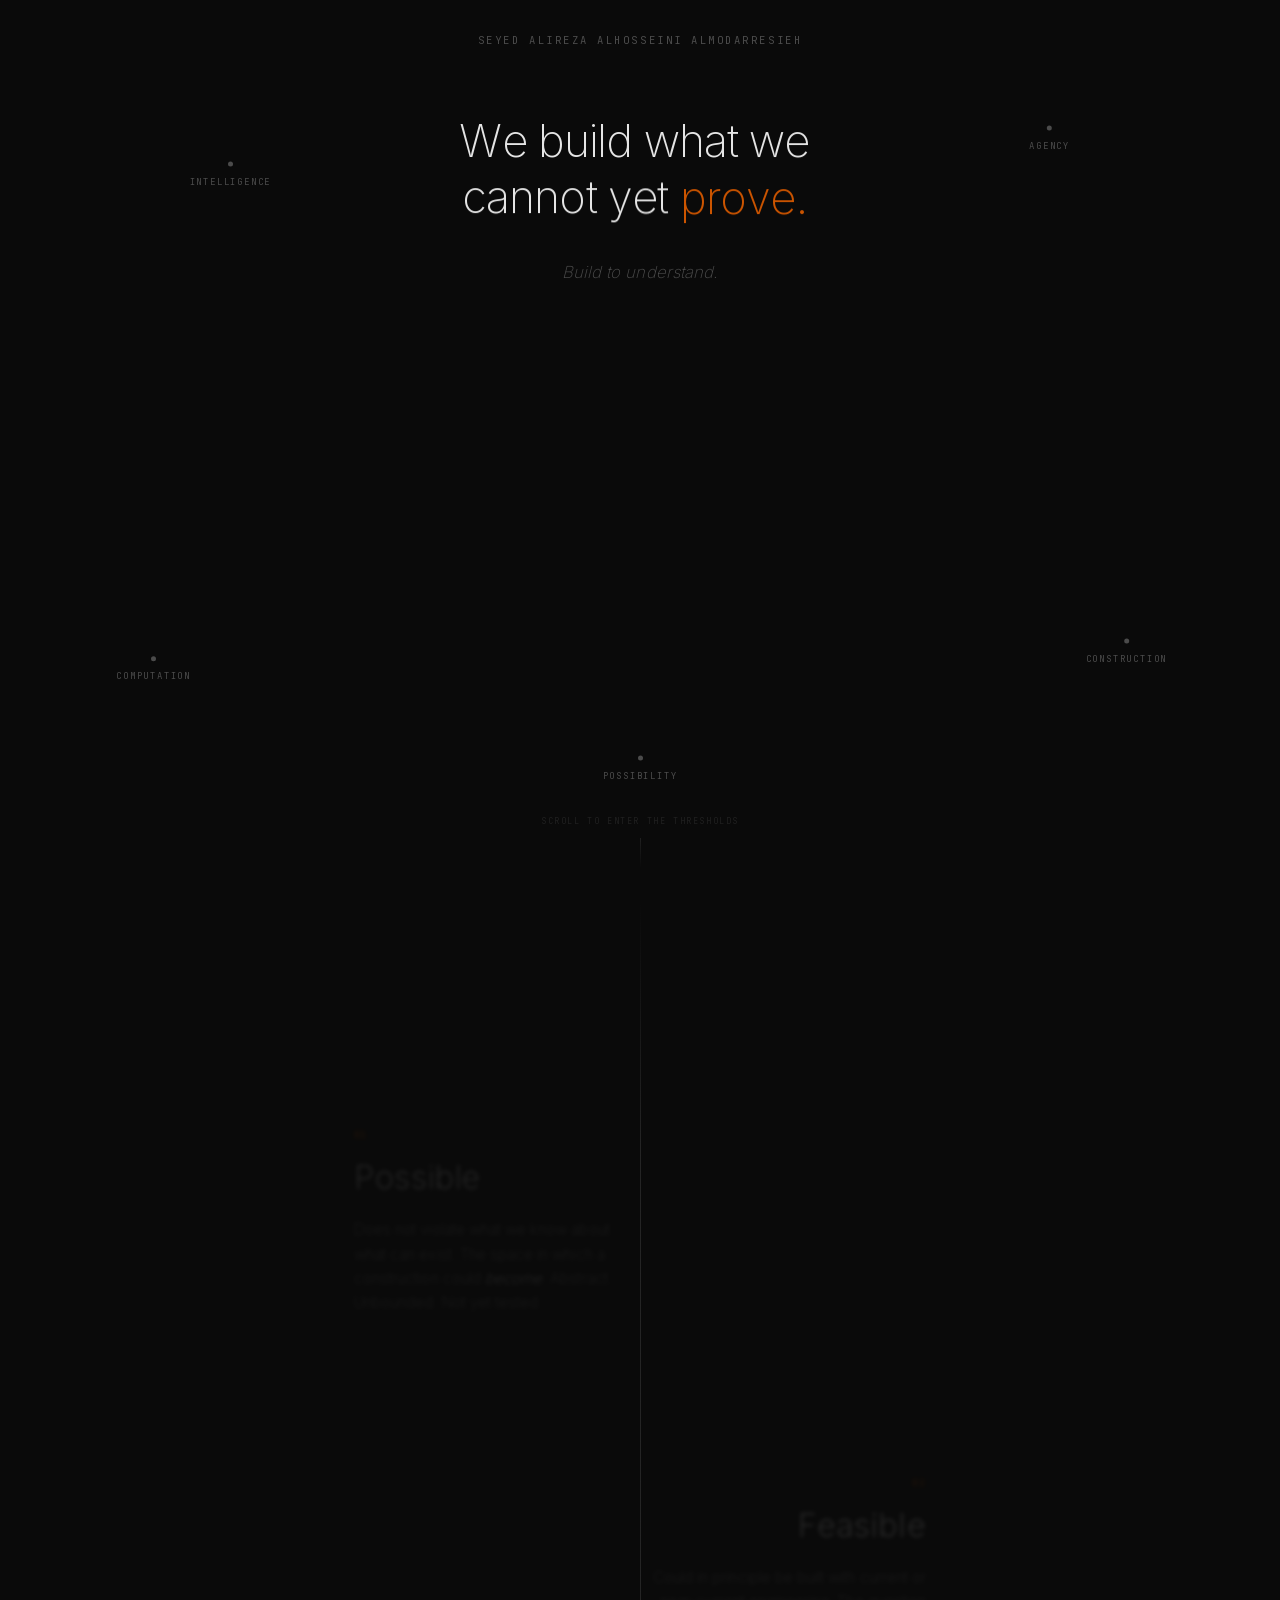
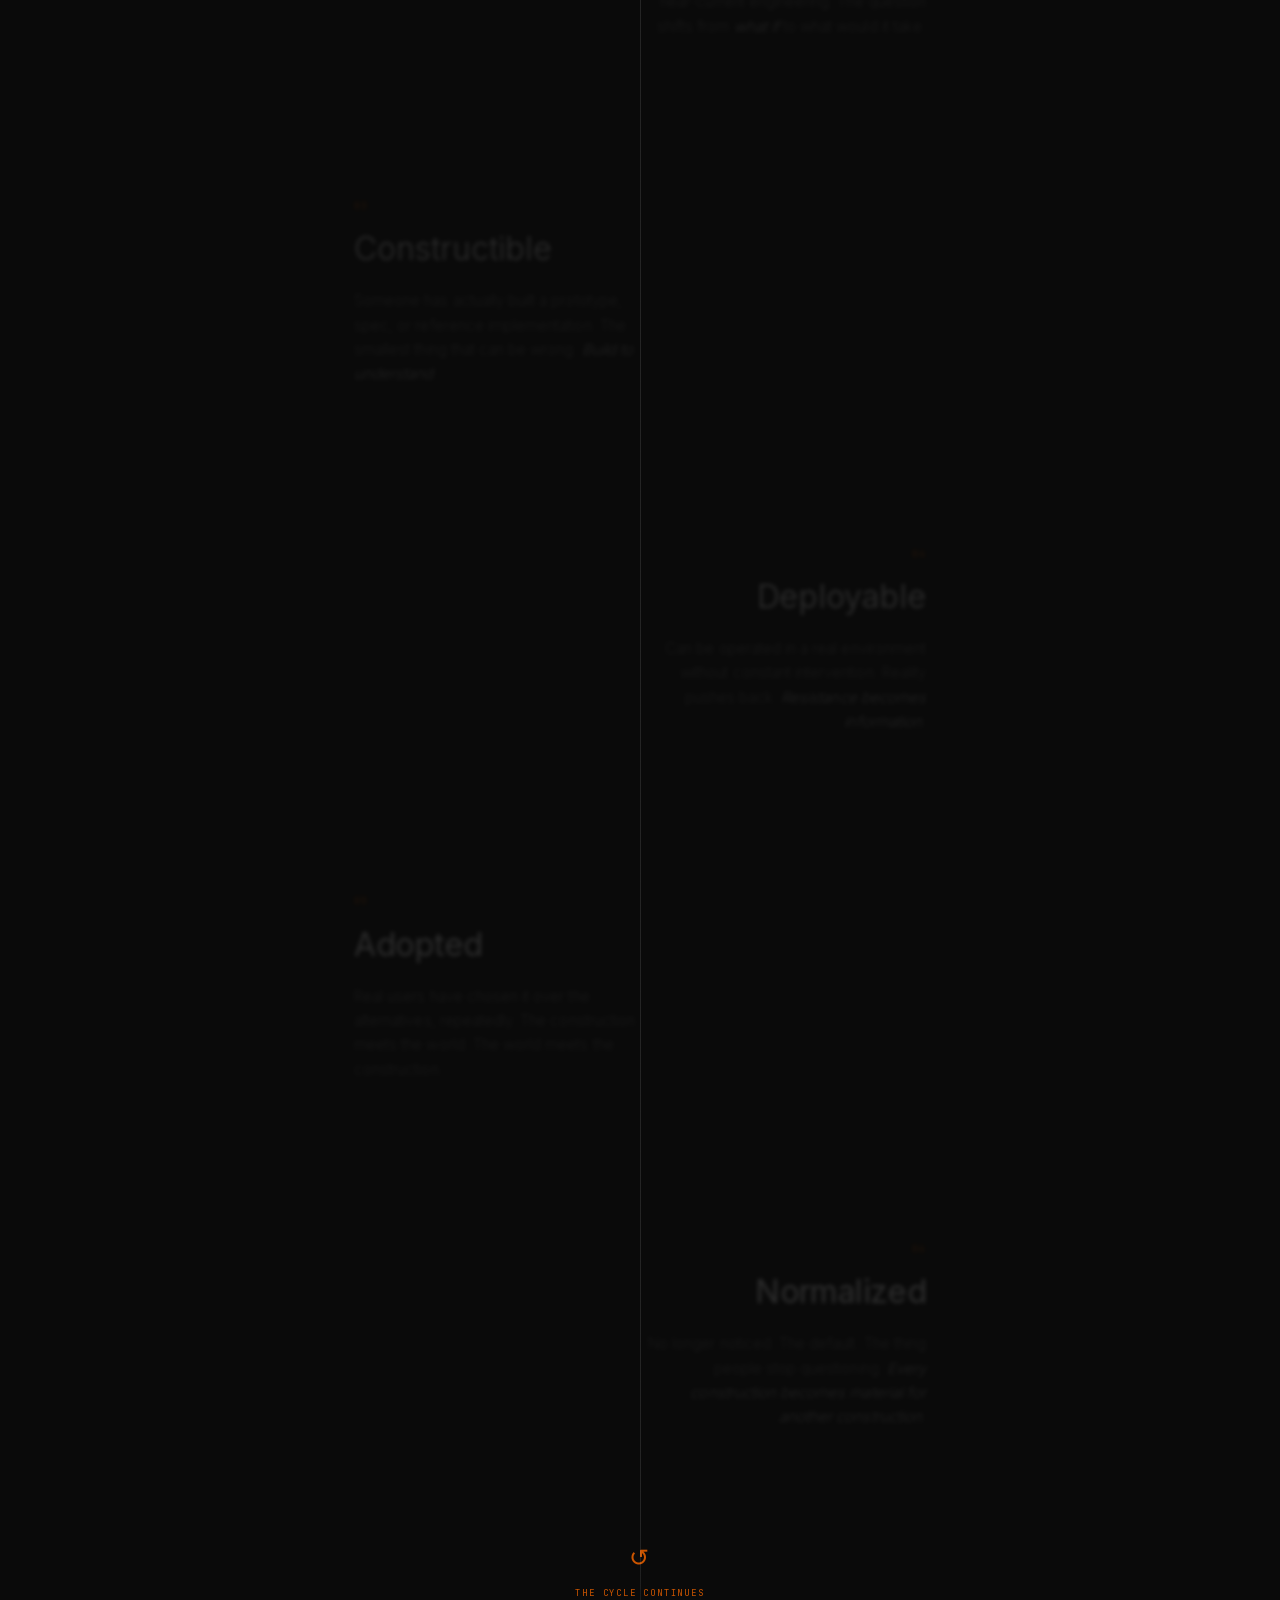
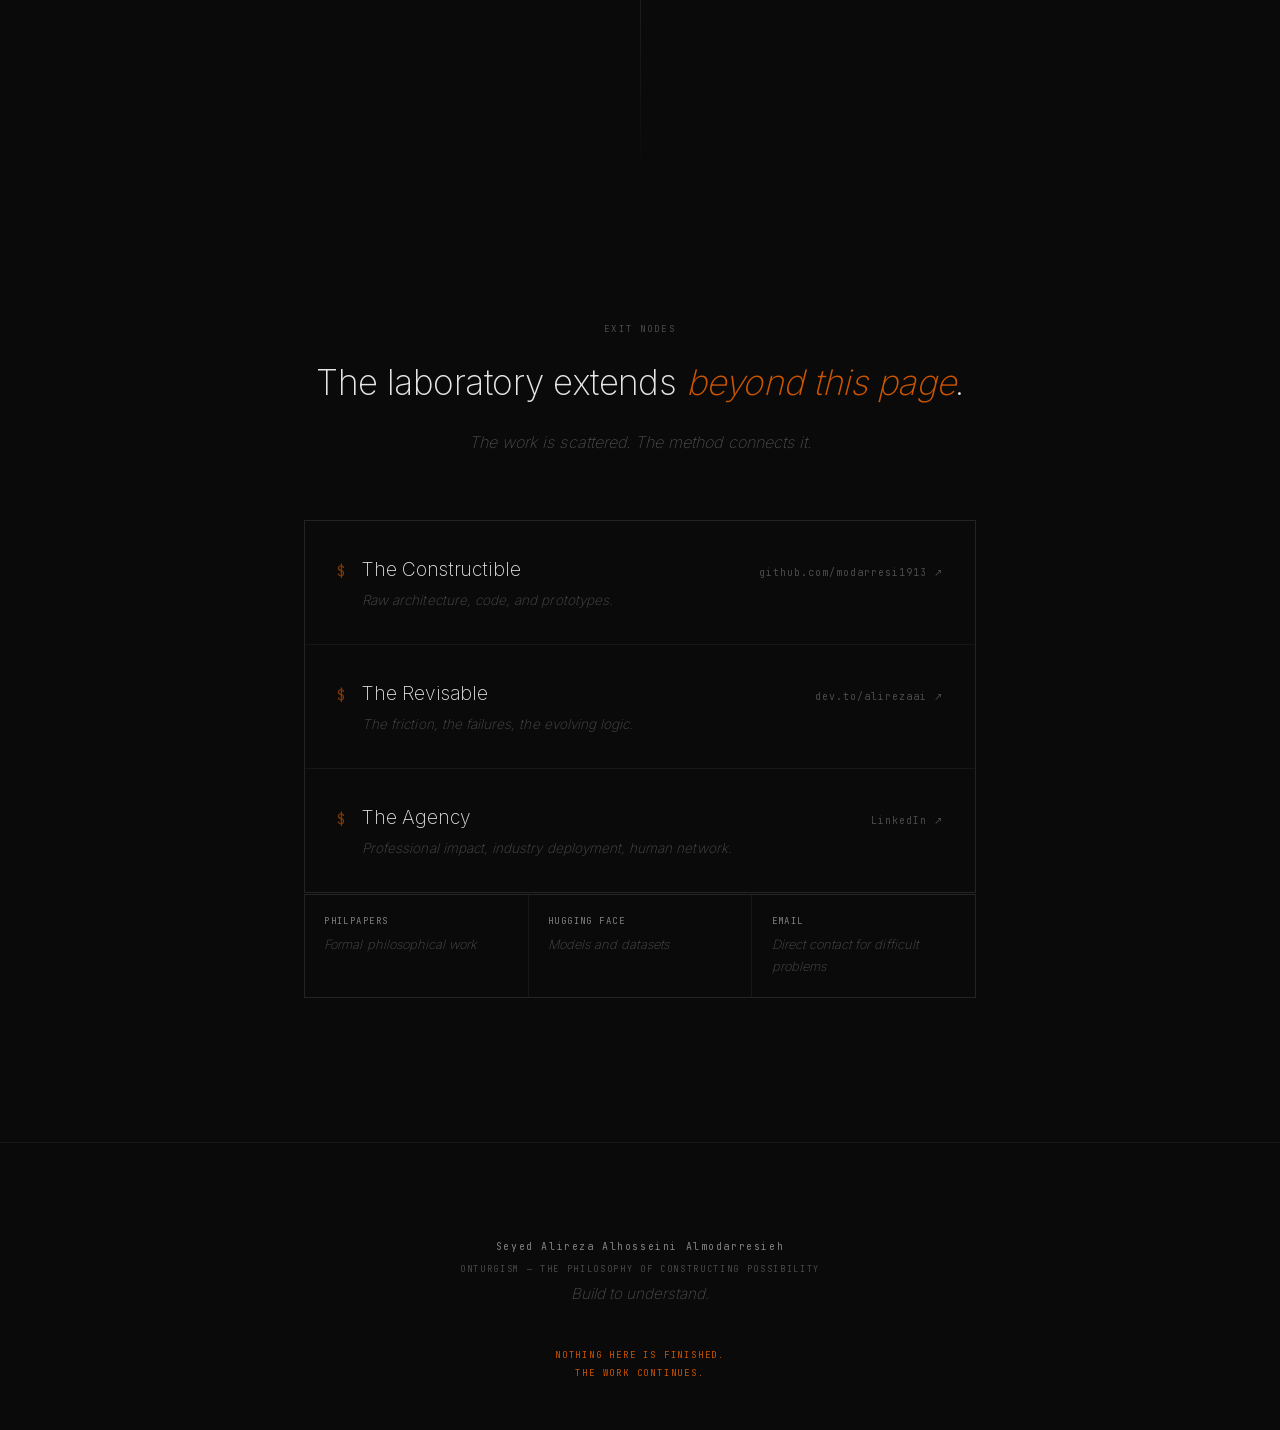
<file: index.html>
<!DOCTYPE html><html lang="en" class="__variable_a32fde __variable_a3cc63"><head><meta charSet="utf-8"/><meta name="viewport" content="width=device-width, initial-scale=1"/><link rel="preload" href="/_next/static/media/558ca1a6aa3cb55e-s.p.woff2" as="font" crossorigin="" type="font/woff2"/><link rel="preload" href="/_next/static/media/e4af272ccee01ff0-s.p.woff2" as="font" crossorigin="" type="font/woff2"/><link rel="stylesheet" href="/_next/static/css/e31d667ce4dcf91e.css" data-precedence="next"/><link rel="preload" as="script" fetchPriority="low" href="/_next/static/chunks/webpack-e077351e09100d46.js"/><script src="/_next/static/chunks/fd9d1056-4a917af64af6b262.js" async=""></script><script src="/_next/static/chunks/23-3599e9e08fef641d.js" async=""></script><script src="/_next/static/chunks/main-app-f34cb756b01b1a64.js" async=""></script><script src="/_next/static/chunks/0-1306d2422d971b0b.js" async=""></script><script src="/_next/static/chunks/app/page-71e431155c81ca81.js" async=""></script><link rel="canonical" href="https://almodarresieh.github.io/"/><link rel="icon" type="image/svg+xml" href="/assets/images/glyph.svg"/><meta name="theme-color" content="#0A0A0A"/><title>Seyed Alireza Alhosseini Almodarresieh — We build what we cannot yet prove</title><meta name="description" content="Onturgism: the philosophy of constructing possibility. An intellectual instrument. We build what we cannot yet prove."/><meta name="author" content="Seyed Alireza Alhosseini Almodarresieh"/><meta name="robots" content="index, follow"/><meta property="og:title" content="We build what we cannot yet prove."/><meta property="og:description" content="Onturgism — the philosophy of constructing possibility."/><meta property="og:url" content="https://almodarresieh.github.io/"/><meta property="og:site_name" content="Almodarresieh"/><meta property="og:type" content="website"/><meta name="twitter:card" content="summary_large_image"/><meta name="twitter:title" content="We build what we cannot yet prove."/><meta name="twitter:description" content="Onturgism — the philosophy of constructing possibility."/><meta name="next-size-adjust"/><script type="application/ld+json">{"@context":"https://schema.org","@type":"Person","name":"Seyed Alireza Alhosseini Almodarresieh","alternateName":"Ali Modarresi","url":"https://almodarresieh.github.io/","email":"mailto:modarresi1913@gmail.com","jobTitle":"Philosopher / Independent Researcher / Builder","description":"Creator of Onturgism (the philosophy of constructing possibility) and Ontacture (build to understand).","knowsAbout":["Onturgism","Ontacture","Constructive philosophy","AI philosophy","AI governance","Post-superintelligence philosophy","Human agency","Constructing possibility"],"sameAs":["https://github.com/modarresi1913","https://dev.to/alirezaai","https://huggingface.co/Alireza1913","https://philpeople.org/profiles/seyed-alireza-alhosseini-almodarresieh","https://www.linkedin.com/in/seyed-alireza-alhosseini-almodarresieh-b86057193/"]}</script><script src="/_next/static/chunks/polyfills-78c92fac7aa8fdd8.js" noModule=""></script></head><body><a class="skip-link" href="#main">Skip to content</a><svg class="kintsugi-layer" aria-hidden="true" xmlns="http://www.w3.org/2000/svg"></svg><main id="main" style="font-variation-settings:&quot;wght&quot; 200, &quot;wdth&quot; 100.0;transition:font-variation-settings 0.4s ease-out"><p class="sr-only">Seyed Alireza Alhosseini Almodarresieh — The Onturgic Gateway. Onturgism: the philosophy of constructing possibility. Ontacture: build to understand. We build what we cannot yet prove.</p><section class="phase-mantra" style="min-height:100vh;display:flex;align-items:center;justify-content:center;position:relative;overflow:hidden"><div class="mantra-parallax" style="width:100%;height:100%;position:absolute;inset:0;transform:none"><div class="coords-orbit" style="position:absolute;inset:0;pointer-events:none"><button class="coord-node" data-coord="intelligence" style="position:absolute;left:18%;top:22%;transform:translate(-50%, -50%);background:transparent;border:none;cursor:pointer;pointer-events:auto;text-align:center;padding:0.5rem;animation:coordFloat 6s ease-in-out infinite;animation-delay:0s" aria-label="Intelligence: Can intelligence be constructed without becoming opaque?"><span style="display:block;width:5px;height:5px;border-radius:50%;background:var(--ink-mute);margin:0 auto 0.5rem;box-shadow:none;transform:scale(1);transition:background 0.5s cubic-bezier(0.16,1,0.3,1), box-shadow 0.5s, transform 0.5s"></span><span style="display:block;font-family:var(--font-jetbrains), monospace;font-size:0.56rem;letter-spacing:0.2em;text-transform:uppercase;color:var(--ink-mute);white-space:nowrap;transition:color 0.5s">Intelligence</span><span style="display:block;font-style:italic;font-size:0.82rem;color:var(--accent);max-width:220px;margin:0.5rem auto 0;opacity:0;transform:translateY(4px);transition:opacity 0.5s, transform 0.5s;pointer-events:none;line-height:1.4">Can intelligence be constructed without becoming opaque?</span></button><button class="coord-node" data-coord="agency" style="position:absolute;left:82%;top:18%;transform:translate(-50%, -50%);background:transparent;border:none;cursor:pointer;pointer-events:auto;text-align:center;padding:0.5rem;animation:coordFloat 6s ease-in-out infinite;animation-delay:0.3s" aria-label="Agency: Can autonomous systems remain contestable?"><span style="display:block;width:5px;height:5px;border-radius:50%;background:var(--ink-mute);margin:0 auto 0.5rem;box-shadow:none;transform:scale(1);transition:background 0.5s cubic-bezier(0.16,1,0.3,1), box-shadow 0.5s, transform 0.5s"></span><span style="display:block;font-family:var(--font-jetbrains), monospace;font-size:0.56rem;letter-spacing:0.2em;text-transform:uppercase;color:var(--ink-mute);white-space:nowrap;transition:color 0.5s">Agency</span><span style="display:block;font-style:italic;font-size:0.82rem;color:var(--accent);max-width:220px;margin:0.5rem auto 0;opacity:0;transform:translateY(4px);transition:opacity 0.5s, transform 0.5s;pointer-events:none;line-height:1.4">Can autonomous systems remain contestable?</span></button><button class="coord-node" data-coord="computation" style="position:absolute;left:12%;top:78%;transform:translate(-50%, -50%);background:transparent;border:none;cursor:pointer;pointer-events:auto;text-align:center;padding:0.5rem;animation:coordFloat 6s ease-in-out infinite;animation-delay:0.6s" aria-label="Computation: What happens when biological matter becomes a computational substrate?"><span style="display:block;width:5px;height:5px;border-radius:50%;background:var(--ink-mute);margin:0 auto 0.5rem;box-shadow:none;transform:scale(1);transition:background 0.5s cubic-bezier(0.16,1,0.3,1), box-shadow 0.5s, transform 0.5s"></span><span style="display:block;font-family:var(--font-jetbrains), monospace;font-size:0.56rem;letter-spacing:0.2em;text-transform:uppercase;color:var(--ink-mute);white-space:nowrap;transition:color 0.5s">Computation</span><span style="display:block;font-style:italic;font-size:0.82rem;color:var(--accent);max-width:220px;margin:0.5rem auto 0;opacity:0;transform:translateY(4px);transition:opacity 0.5s, transform 0.5s;pointer-events:none;line-height:1.4">What happens when biological matter becomes a computational substrate?</span></button><button class="coord-node" data-coord="construction" style="position:absolute;left:88%;top:75%;transform:translate(-50%, -50%);background:transparent;border:none;cursor:pointer;pointer-events:auto;text-align:center;padding:0.5rem;animation:coordFloat 6s ease-in-out infinite;animation-delay:0.9s" aria-label="Construction: What does it mean to construct possibility?"><span style="display:block;width:5px;height:5px;border-radius:50%;background:var(--ink-mute);margin:0 auto 0.5rem;box-shadow:none;transform:scale(1);transition:background 0.5s cubic-bezier(0.16,1,0.3,1), box-shadow 0.5s, transform 0.5s"></span><span style="display:block;font-family:var(--font-jetbrains), monospace;font-size:0.56rem;letter-spacing:0.2em;text-transform:uppercase;color:var(--ink-mute);white-space:nowrap;transition:color 0.5s">Construction</span><span style="display:block;font-style:italic;font-size:0.82rem;color:var(--accent);max-width:220px;margin:0.5rem auto 0;opacity:0;transform:translateY(4px);transition:opacity 0.5s, transform 0.5s;pointer-events:none;line-height:1.4">What does it mean to construct possibility?</span></button><button class="coord-node" data-coord="possibility" style="position:absolute;left:50%;top:88%;transform:translate(-50%, -50%);background:transparent;border:none;cursor:pointer;pointer-events:auto;text-align:center;padding:0.5rem;animation:coordFloat 6s ease-in-out infinite;animation-delay:1.2s" aria-label="Possibility: Can philosophy become a method of construction?"><span style="display:block;width:5px;height:5px;border-radius:50%;background:var(--ink-mute);margin:0 auto 0.5rem;box-shadow:none;transform:scale(1);transition:background 0.5s cubic-bezier(0.16,1,0.3,1), box-shadow 0.5s, transform 0.5s"></span><span style="display:block;font-family:var(--font-jetbrains), monospace;font-size:0.56rem;letter-spacing:0.2em;text-transform:uppercase;color:var(--ink-mute);white-space:nowrap;transition:color 0.5s">Possibility</span><span style="display:block;font-style:italic;font-size:0.82rem;color:var(--accent);max-width:220px;margin:0.5rem auto 0;opacity:0;transform:translateY(4px);transition:opacity 0.5s, transform 0.5s;pointer-events:none;line-height:1.4">Can philosophy become a method of construction?</span></button></div><div class="mantra-center" style="position:relative;z-index:2;text-align:center;padding:2rem"><div style="font-family:var(--font-jetbrains), monospace;font-size:clamp(0.6rem, 0.5rem + 0.2vw, 0.75rem);letter-spacing:0.24em;text-transform:uppercase;color:var(--ink-mute);margin-bottom:clamp(2.5rem, 6vw, 4rem)">Seyed Alireza Alhosseini Almodarresieh</div><h1 class="mantra-text" aria-label="We build what we cannot yet prove" style="font-family:var(--font-inter), sans-serif;font-weight:200;font-size:clamp(1.4rem, 0.8rem + 3vw, 2.8rem);line-height:1.25;letter-spacing:-0.02em;color:var(--ink);max-width:16ch;margin:0 auto"><span class="mantra-word" style="display:inline-block;margin-right:0.25em;color:inherit;opacity:0;will-change:opacity,transform;transform:translateY(8px)">We</span><span class="mantra-word" style="display:inline-block;margin-right:0.25em;color:inherit;opacity:0;will-change:opacity,transform;transform:translateY(8px)">build</span><span class="mantra-word" style="display:inline-block;margin-right:0.25em;color:inherit;opacity:0;will-change:opacity,transform;transform:translateY(8px)">what</span><span class="mantra-word" style="display:inline-block;margin-right:0.25em;color:inherit;opacity:0;will-change:opacity,transform;transform:translateY(8px)">we</span><span class="mantra-word" style="display:inline-block;margin-right:0.25em;color:inherit;opacity:0;will-change:opacity,transform;transform:translateY(8px)">cannot</span><span class="mantra-word" style="display:inline-block;margin-right:0.25em;color:inherit;opacity:0;will-change:opacity,transform;transform:translateY(8px)">yet</span><span class="mantra-word" style="display:inline-block;margin-right:0.25em;color:var(--accent);opacity:0;will-change:opacity,transform;transform:translateY(8px)">prove.</span></h1><div style="font-style:italic;font-size:clamp(0.9rem, 0.8rem + 0.3vw, 1.1rem);color:var(--ink-mute);margin-top:2rem;font-weight:300">Build to understand.</div></div></div><div style="position:absolute;bottom:2rem;left:50%;transform:translateX(-50%);display:flex;flex-direction:column;align-items:center;gap:0.6rem;font-family:var(--font-jetbrains), monospace;font-size:0.5rem;letter-spacing:0.2em;text-transform:uppercase;color:var(--ink-faint)"><span>Scroll to enter the thresholds</span><span style="width:1px;height:30px;background:linear-gradient(to bottom, var(--ink-faint), transparent);animation:scrollPulse 2.5s ease-in-out infinite"></span></div></section><section class="phase-thresholds" style="position:relative;padding-block:clamp(4rem, 10vw, 8rem);max-width:700px;margin-inline:auto;padding-inline:clamp(1.5rem, 5vw, 4rem)"><div aria-hidden="true" style="position:absolute;left:50%;top:0;bottom:0;width:1px;background:linear-gradient(to bottom, transparent, var(--line-mid) 10%, var(--line-mid) 90%, transparent)"></div><div data-stage="0" style="padding-block:clamp(3rem, 7vw, 5rem);position:relative;opacity:0.15;filter:blur(2px);transform:translateY(20px);transition:opacity 0.8s cubic-bezier(0.16,1,0.3,1), transform 0.8s cubic-bezier(0.16,1,0.3,1), filter 0.8s cubic-bezier(0.16,1,0.3,1);text-align:left;padding-left:0;padding-right:50%"><span style="font-family:var(--font-jetbrains), monospace;font-size:0.56rem;letter-spacing:0.24em;color:var(--accent);display:block;margin-bottom:0.5rem">01</span><h2 style="font-family:var(--font-inter), sans-serif;font-weight:200;font-size:clamp(1.4rem, 1rem + 1.5vw, 2rem);letter-spacing:0.02em;color:var(--ink);margin-bottom:0.8rem;font-variation-settings:&quot;wght&quot; 200">Possible</h2><p style="font-family:var(--font-inter), sans-serif;font-size:0.95rem;color:var(--ink-soft);line-height:1.6;font-weight:300">Does not violate what we know about what can exist. The space in which a construction could <em style="font-style:italic;color:var(--ink)">become</em>. Abstract. Unbounded. Not yet tested.</p></div><div data-stage="1" style="padding-block:clamp(3rem, 7vw, 5rem);position:relative;opacity:0.15;filter:blur(2px);transform:translateY(20px);transition:opacity 0.8s cubic-bezier(0.16,1,0.3,1), transform 0.8s cubic-bezier(0.16,1,0.3,1), filter 0.8s cubic-bezier(0.16,1,0.3,1);text-align:right;padding-left:50%;padding-right:0"><span style="font-family:var(--font-jetbrains), monospace;font-size:0.56rem;letter-spacing:0.24em;color:var(--accent);display:block;margin-bottom:0.5rem">02</span><h2 style="font-family:var(--font-inter), sans-serif;font-weight:250;font-size:clamp(1.4rem, 1rem + 1.5vw, 2rem);letter-spacing:0.01em;color:var(--ink);margin-bottom:0.8rem;font-variation-settings:&quot;wght&quot; 250">Feasible</h2><p style="font-family:var(--font-inter), sans-serif;font-size:0.95rem;color:var(--ink-soft);line-height:1.6;font-weight:300">Could in principle be built with current or near-current engineering. The question shifts from <em style="font-style:italic;color:var(--ink)">what if</em> to what would it take.</p></div><div data-stage="2" style="padding-block:clamp(3rem, 7vw, 5rem);position:relative;opacity:0.15;filter:blur(2px);transform:translateY(20px);transition:opacity 0.8s cubic-bezier(0.16,1,0.3,1), transform 0.8s cubic-bezier(0.16,1,0.3,1), filter 0.8s cubic-bezier(0.16,1,0.3,1);text-align:left;padding-left:0;padding-right:50%"><span style="font-family:var(--font-jetbrains), monospace;font-size:0.56rem;letter-spacing:0.24em;color:var(--accent);display:block;margin-bottom:0.5rem">03</span><h2 style="font-family:var(--font-inter), sans-serif;font-weight:300;font-size:clamp(1.4rem, 1rem + 1.5vw, 2rem);letter-spacing:0;color:var(--ink);margin-bottom:0.8rem;font-variation-settings:&quot;wght&quot; 300">Constructible</h2><p style="font-family:var(--font-inter), sans-serif;font-size:0.95rem;color:var(--ink-soft);line-height:1.6;font-weight:300">Someone has actually built a prototype, spec, or reference implementation. The smallest thing that can be wrong. <em style="font-style:italic;color:var(--ink)">Build to understand</em>.</p></div><div data-stage="3" style="padding-block:clamp(3rem, 7vw, 5rem);position:relative;opacity:0.15;filter:blur(2px);transform:translateY(20px);transition:opacity 0.8s cubic-bezier(0.16,1,0.3,1), transform 0.8s cubic-bezier(0.16,1,0.3,1), filter 0.8s cubic-bezier(0.16,1,0.3,1);text-align:right;padding-left:50%;padding-right:0"><span style="font-family:var(--font-jetbrains), monospace;font-size:0.56rem;letter-spacing:0.24em;color:var(--accent);display:block;margin-bottom:0.5rem">04</span><h2 style="font-family:var(--font-inter), sans-serif;font-weight:350;font-size:clamp(1.4rem, 1rem + 1.5vw, 2rem);letter-spacing:-0.005em;color:var(--ink);margin-bottom:0.8rem;font-variation-settings:&quot;wght&quot; 350">Deployable</h2><p style="font-family:var(--font-inter), sans-serif;font-size:0.95rem;color:var(--ink-soft);line-height:1.6;font-weight:300">Can be operated in a real environment without constant intervention. Reality pushes back. <em style="font-style:italic;color:var(--ink)">Resistance becomes information</em>.</p></div><div data-stage="4" style="padding-block:clamp(3rem, 7vw, 5rem);position:relative;opacity:0.15;filter:blur(2px);transform:translateY(20px);transition:opacity 0.8s cubic-bezier(0.16,1,0.3,1), transform 0.8s cubic-bezier(0.16,1,0.3,1), filter 0.8s cubic-bezier(0.16,1,0.3,1);text-align:left;padding-left:0;padding-right:50%"><span style="font-family:var(--font-jetbrains), monospace;font-size:0.56rem;letter-spacing:0.24em;color:var(--accent);display:block;margin-bottom:0.5rem">05</span><h2 style="font-family:var(--font-inter), sans-serif;font-weight:400;font-size:clamp(1.4rem, 1rem + 1.5vw, 2rem);letter-spacing:-0.01em;color:var(--ink);margin-bottom:0.8rem;font-variation-settings:&quot;wght&quot; 400">Adopted</h2><p style="font-family:var(--font-inter), sans-serif;font-size:0.95rem;color:var(--ink-soft);line-height:1.6;font-weight:300">Real users have chosen it over the alternatives, repeatedly. The construction meets the world. The world meets the construction.</p></div><div data-stage="5" style="padding-block:clamp(3rem, 7vw, 5rem);position:relative;opacity:0.15;filter:blur(2px);transform:translateY(20px);transition:opacity 0.8s cubic-bezier(0.16,1,0.3,1), transform 0.8s cubic-bezier(0.16,1,0.3,1), filter 0.8s cubic-bezier(0.16,1,0.3,1);text-align:right;padding-left:50%;padding-right:0"><span style="font-family:var(--font-jetbrains), monospace;font-size:0.56rem;letter-spacing:0.24em;color:var(--accent);display:block;margin-bottom:0.5rem">06</span><h2 style="font-family:var(--font-inter), sans-serif;font-weight:450;font-size:clamp(1.4rem, 1rem + 1.5vw, 2rem);letter-spacing:-0.02em;color:var(--ink);margin-bottom:0.8rem;font-variation-settings:&quot;wght&quot; 450">Normalized</h2><p style="font-family:var(--font-inter), sans-serif;font-size:0.95rem;color:var(--ink-soft);line-height:1.6;font-weight:300">No longer noticed. The default. The thing people stop questioning. <em style="font-style:italic;color:var(--ink)">Every construction becomes material for another construction</em>.</p></div><div style="text-align:center;padding-block:3rem;font-family:var(--font-jetbrains), monospace;font-size:0.56rem;letter-spacing:0.2em;text-transform:uppercase;color:var(--accent);display:flex;flex-direction:column;align-items:center;gap:0.5rem"><span style="font-size:1.5rem">↺</span><span>The cycle continues</span></div></section><section class="phase-exits" style="padding-block:clamp(5rem, 12vw, 9rem);max-width:800px;margin-inline:auto;padding-inline:clamp(1.5rem, 5vw, 4rem)"><div style="text-align:center;margin-bottom:4rem"><span style="font-family:var(--font-jetbrains), monospace;font-size:0.56rem;letter-spacing:0.24em;text-transform:uppercase;color:var(--ink-mute);display:block;margin-bottom:1rem">Exit nodes</span><h2 style="font-family:var(--font-inter), sans-serif;font-weight:300;font-size:clamp(1.5rem, 1.2rem + 1.5vw, 2.2rem);letter-spacing:-0.015em;color:var(--ink);margin-bottom:1rem">The laboratory extends<!-- --> <em style="font-style:italic;color:var(--accent)">beyond this page</em>.</h2><p style="font-style:italic;font-size:1rem;color:var(--ink-mute)">The work is scattered. The method connects it.</p></div><div style="display:grid;gap:1px;background:var(--line);border:1px solid var(--line)"><a href="https://github.com/modarresi1913" rel="noopener" data-exit="github" style="display:grid;grid-template-columns:auto 1fr auto;gap:1rem;align-items:baseline;padding:clamp(1.4rem, 3vw, 2rem);background:var(--bg);padding-left:clamp(1.4rem, 3vw, 2rem);transition:background 0.5s cubic-bezier(0.16,1,0.3,1), padding-left 0.5s;cursor:pointer;position:relative"><span style="font-family:var(--font-jetbrains), monospace;font-size:0.9rem;color:var(--accent);opacity:0.6">$</span><div><span style="font-family:var(--font-inter), sans-serif;font-weight:400;font-size:clamp(1rem, 0.9rem + 0.4vw, 1.2rem);color:var(--ink);letter-spacing:-0.003em;display:block">The Constructible</span><span style="font-style:italic;font-size:0.85rem;color:var(--ink-mute);display:block;margin-top:0.2rem">Raw architecture, code, and prototypes.</span></div><span style="font-family:var(--font-jetbrains), monospace;font-size:0.62rem;letter-spacing:0.1em;color:var(--ink-mute);white-space:nowrap;transition:color 0.5s">github.com/modarresi1913 ↗</span></a><a href="https://dev.to/alirezaai" rel="noopener" data-exit="devto" style="display:grid;grid-template-columns:auto 1fr auto;gap:1rem;align-items:baseline;padding:clamp(1.4rem, 3vw, 2rem);background:var(--bg);padding-left:clamp(1.4rem, 3vw, 2rem);transition:background 0.5s cubic-bezier(0.16,1,0.3,1), padding-left 0.5s;cursor:pointer;position:relative"><span style="font-family:var(--font-jetbrains), monospace;font-size:0.9rem;color:var(--accent);opacity:0.6">$</span><div><span style="font-family:var(--font-inter), sans-serif;font-weight:400;font-size:clamp(1rem, 0.9rem + 0.4vw, 1.2rem);color:var(--ink);letter-spacing:-0.003em;display:block">The Revisable</span><span style="font-style:italic;font-size:0.85rem;color:var(--ink-mute);display:block;margin-top:0.2rem">The friction, the failures, the evolving logic.</span></div><span style="font-family:var(--font-jetbrains), monospace;font-size:0.62rem;letter-spacing:0.1em;color:var(--ink-mute);white-space:nowrap;transition:color 0.5s">dev.to/alirezaai ↗</span></a><a href="https://www.linkedin.com/in/seyed-alireza-alhosseini-almodarresieh-b86057193/" rel="noopener" data-exit="linkedin" style="display:grid;grid-template-columns:auto 1fr auto;gap:1rem;align-items:baseline;padding:clamp(1.4rem, 3vw, 2rem);background:var(--bg);padding-left:clamp(1.4rem, 3vw, 2rem);transition:background 0.5s cubic-bezier(0.16,1,0.3,1), padding-left 0.5s;cursor:pointer;position:relative"><span style="font-family:var(--font-jetbrains), monospace;font-size:0.9rem;color:var(--accent);opacity:0.6">$</span><div><span style="font-family:var(--font-inter), sans-serif;font-weight:400;font-size:clamp(1rem, 0.9rem + 0.4vw, 1.2rem);color:var(--ink);letter-spacing:-0.003em;display:block">The Agency</span><span style="font-style:italic;font-size:0.85rem;color:var(--ink-mute);display:block;margin-top:0.2rem">Professional impact, industry deployment, human network.</span></div><span style="font-family:var(--font-jetbrains), monospace;font-size:0.62rem;letter-spacing:0.1em;color:var(--ink-mute);white-space:nowrap;transition:color 0.5s">LinkedIn ↗</span></a></div><div style="display:grid;grid-template-columns:repeat(auto-fit, minmax(180px, 1fr));gap:1px;background:var(--line);border:1px solid var(--line);margin-top:1px"><a href="https://philpeople.org/profiles/seyed-alireza-alhosseini-almodarresieh/publications" rel="noopener" style="display:block;padding:1.2rem;background:var(--bg);transition:background 0.5s"><span style="display:block;font-family:var(--font-jetbrains), monospace;font-size:0.56rem;letter-spacing:0.16em;text-transform:uppercase;color:var(--ink-soft);margin-bottom:0.3rem">PhilPapers</span><span style="display:block;font-style:italic;font-size:0.8rem;color:var(--ink-mute)">Formal philosophical work</span></a><a href="https://huggingface.co/Alireza1913" rel="noopener" style="display:block;padding:1.2rem;background:var(--bg);transition:background 0.5s"><span style="display:block;font-family:var(--font-jetbrains), monospace;font-size:0.56rem;letter-spacing:0.16em;text-transform:uppercase;color:var(--ink-soft);margin-bottom:0.3rem">Hugging Face</span><span style="display:block;font-style:italic;font-size:0.8rem;color:var(--ink-mute)">Models and datasets</span></a><a href="mailto:modarresi1913@gmail.com" rel="noopener" style="display:block;padding:1.2rem;background:var(--bg);transition:background 0.5s"><span style="display:block;font-family:var(--font-jetbrains), monospace;font-size:0.56rem;letter-spacing:0.16em;text-transform:uppercase;color:var(--ink-soft);margin-bottom:0.3rem">Email</span><span style="display:block;font-style:italic;font-size:0.8rem;color:var(--ink-mute)">Direct contact for difficult problems</span></a></div></section><footer style="text-align:center;padding-block:clamp(4rem, 8vw, 6rem) 3rem;border-top:1px solid var(--line)"><div style="font-family:var(--font-jetbrains), monospace;font-size:0.62rem;letter-spacing:0.16em;color:var(--ink-soft);margin-bottom:0.4rem">Seyed Alireza Alhosseini Almodarresieh</div><div style="font-family:var(--font-jetbrains), monospace;font-size:0.52rem;letter-spacing:0.2em;text-transform:uppercase;color:var(--ink-mute);margin-bottom:0.3rem">Onturgism — The Philosophy of Constructing Possibility</div><div style="font-style:italic;font-size:0.95rem;color:var(--ink-mute);margin-bottom:2.5rem">Build to understand.</div><div style="font-family:var(--font-jetbrains), monospace;font-size:0.56rem;letter-spacing:0.2em;text-transform:uppercase;color:var(--accent);line-height:2">Nothing here is finished.<br/>The work continues.</div></footer></main><script src="/_next/static/chunks/webpack-e077351e09100d46.js" async=""></script><script>(self.__next_f=self.__next_f||[]).push([0]);self.__next_f.push([2,null])</script><script>self.__next_f.push([1,"1:HL[\"/_next/static/media/558ca1a6aa3cb55e-s.p.woff2\",\"font\",{\"crossOrigin\":\"\",\"type\":\"font/woff2\"}]\n2:HL[\"/_next/static/media/e4af272ccee01ff0-s.p.woff2\",\"font\",{\"crossOrigin\":\"\",\"type\":\"font/woff2\"}]\n3:HL[\"/_next/static/css/e31d667ce4dcf91e.css\",\"style\"]\n"])</script><script>self.__next_f.push([1,"4:I[5751,[],\"\"]\n6:I[6513,[],\"ClientPageRoot\"]\n7:I[7051,[\"0\",\"static/chunks/0-1306d2422d971b0b.js\",\"931\",\"static/chunks/app/page-71e431155c81ca81.js\"],\"default\"]\n8:I[9275,[],\"\"]\n9:I[1343,[],\"\"]\nb:I[6130,[],\"\"]\nc:[]\n"])</script><script>self.__next_f.push([1,"0:[[[\"$\",\"link\",\"0\",{\"rel\":\"stylesheet\",\"href\":\"/_next/static/css/e31d667ce4dcf91e.css\",\"precedence\":\"next\",\"crossOrigin\":\"$undefined\"}]],[\"$\",\"$L4\",null,{\"buildId\":\"td2qwAsq4q4RNELaXPhnA\",\"assetPrefix\":\"\",\"initialCanonicalUrl\":\"/\",\"initialTree\":[\"\",{\"children\":[\"__PAGE__\",{}]},\"$undefined\",\"$undefined\",true],\"initialSeedData\":[\"\",{\"children\":[\"__PAGE__\",{},[[\"$L5\",[\"$\",\"$L6\",null,{\"props\":{\"params\":{},\"searchParams\":{}},\"Component\":\"$7\"}]],null],null]},[[\"$\",\"html\",null,{\"lang\":\"en\",\"className\":\"__variable_a32fde __variable_a3cc63\",\"children\":[[\"$\",\"head\",null,{\"children\":[[\"$\",\"link\",null,{\"rel\":\"canonical\",\"href\":\"https://almodarresieh.github.io/\"}],[\"$\",\"link\",null,{\"rel\":\"icon\",\"type\":\"image/svg+xml\",\"href\":\"/assets/images/glyph.svg\"}],[\"$\",\"meta\",null,{\"name\":\"theme-color\",\"content\":\"#0A0A0A\"}],[\"$\",\"script\",null,{\"type\":\"application/ld+json\",\"dangerouslySetInnerHTML\":{\"__html\":\"{\\\"@context\\\":\\\"https://schema.org\\\",\\\"@type\\\":\\\"Person\\\",\\\"name\\\":\\\"Seyed Alireza Alhosseini Almodarresieh\\\",\\\"alternateName\\\":\\\"Ali Modarresi\\\",\\\"url\\\":\\\"https://almodarresieh.github.io/\\\",\\\"email\\\":\\\"mailto:modarresi1913@gmail.com\\\",\\\"jobTitle\\\":\\\"Philosopher / Independent Researcher / Builder\\\",\\\"description\\\":\\\"Creator of Onturgism (the philosophy of constructing possibility) and Ontacture (build to understand).\\\",\\\"knowsAbout\\\":[\\\"Onturgism\\\",\\\"Ontacture\\\",\\\"Constructive philosophy\\\",\\\"AI philosophy\\\",\\\"AI governance\\\",\\\"Post-superintelligence philosophy\\\",\\\"Human agency\\\",\\\"Constructing possibility\\\"],\\\"sameAs\\\":[\\\"https://github.com/modarresi1913\\\",\\\"https://dev.to/alirezaai\\\",\\\"https://huggingface.co/Alireza1913\\\",\\\"https://philpeople.org/profiles/seyed-alireza-alhosseini-almodarresieh\\\",\\\"https://www.linkedin.com/in/seyed-alireza-alhosseini-almodarresieh-b86057193/\\\"]}\"}}]]}],[\"$\",\"body\",null,{\"children\":[\"$\",\"$L8\",null,{\"parallelRouterKey\":\"children\",\"segmentPath\":[\"children\"],\"error\":\"$undefined\",\"errorStyles\":\"$undefined\",\"errorScripts\":\"$undefined\",\"template\":[\"$\",\"$L9\",null,{}],\"templateStyles\":\"$undefined\",\"templateScripts\":\"$undefined\",\"notFound\":[[\"$\",\"title\",null,{\"children\":\"404: This page could not be found.\"}],[\"$\",\"div\",null,{\"style\":{\"fontFamily\":\"system-ui,\\\"Segoe UI\\\",Roboto,Helvetica,Arial,sans-serif,\\\"Apple Color Emoji\\\",\\\"Segoe UI Emoji\\\"\",\"height\":\"100vh\",\"textAlign\":\"center\",\"display\":\"flex\",\"flexDirection\":\"column\",\"alignItems\":\"center\",\"justifyContent\":\"center\"},\"children\":[\"$\",\"div\",null,{\"children\":[[\"$\",\"style\",null,{\"dangerouslySetInnerHTML\":{\"__html\":\"body{color:#000;background:#fff;margin:0}.next-error-h1{border-right:1px solid rgba(0,0,0,.3)}@media (prefers-color-scheme:dark){body{color:#fff;background:#000}.next-error-h1{border-right:1px solid rgba(255,255,255,.3)}}\"}}],[\"$\",\"h1\",null,{\"className\":\"next-error-h1\",\"style\":{\"display\":\"inline-block\",\"margin\":\"0 20px 0 0\",\"padding\":\"0 23px 0 0\",\"fontSize\":24,\"fontWeight\":500,\"verticalAlign\":\"top\",\"lineHeight\":\"49px\"},\"children\":\"404\"}],[\"$\",\"div\",null,{\"style\":{\"display\":\"inline-block\"},\"children\":[\"$\",\"h2\",null,{\"style\":{\"fontSize\":14,\"fontWeight\":400,\"lineHeight\":\"49px\",\"margin\":0},\"children\":\"This page could not be found.\"}]}]]}]}]],\"notFoundStyles\":[],\"styles\":null}]}]]}],null],null],\"couldBeIntercepted\":false,\"initialHead\":[null,\"$La\"],\"globalErrorComponent\":\"$b\",\"missingSlots\":\"$Wc\"}]]\n"])</script><script>self.__next_f.push([1,"a:[[\"$\",\"meta\",\"0\",{\"name\":\"viewport\",\"content\":\"width=device-width, initial-scale=1\"}],[\"$\",\"meta\",\"1\",{\"charSet\":\"utf-8\"}],[\"$\",\"title\",\"2\",{\"children\":\"Seyed Alireza Alhosseini Almodarresieh — We build what we cannot yet prove\"}],[\"$\",\"meta\",\"3\",{\"name\":\"description\",\"content\":\"Onturgism: the philosophy of constructing possibility. An intellectual instrument. We build what we cannot yet prove.\"}],[\"$\",\"meta\",\"4\",{\"name\":\"author\",\"content\":\"Seyed Alireza Alhosseini Almodarresieh\"}],[\"$\",\"meta\",\"5\",{\"name\":\"robots\",\"content\":\"index, follow\"}],[\"$\",\"meta\",\"6\",{\"property\":\"og:title\",\"content\":\"We build what we cannot yet prove.\"}],[\"$\",\"meta\",\"7\",{\"property\":\"og:description\",\"content\":\"Onturgism — the philosophy of constructing possibility.\"}],[\"$\",\"meta\",\"8\",{\"property\":\"og:url\",\"content\":\"https://almodarresieh.github.io/\"}],[\"$\",\"meta\",\"9\",{\"property\":\"og:site_name\",\"content\":\"Almodarresieh\"}],[\"$\",\"meta\",\"10\",{\"property\":\"og:type\",\"content\":\"website\"}],[\"$\",\"meta\",\"11\",{\"name\":\"twitter:card\",\"content\":\"summary_large_image\"}],[\"$\",\"meta\",\"12\",{\"name\":\"twitter:title\",\"content\":\"We build what we cannot yet prove.\"}],[\"$\",\"meta\",\"13\",{\"name\":\"twitter:description\",\"content\":\"Onturgism — the philosophy of constructing possibility.\"}],[\"$\",\"meta\",\"14\",{\"name\":\"next-size-adjust\"}]]\n5:null\n"])</script></body></html>
</file>
<file: _next/static/css/e31d667ce4dcf91e.css>
@font-face{font-family:__Inter_a32fde;font-style:normal;font-weight:200;font-display:swap;src:url(/_next/static/media/ba9851c3c22cd980-s.woff2) format("woff2");unicode-range:u+0460-052f,u+1c80-1c8a,u+20b4,u+2de0-2dff,u+a640-a69f,u+fe2e-fe2f}@font-face{font-family:__Inter_a32fde;font-style:normal;font-weight:200;font-display:swap;src:url(/_next/static/media/21350d82a1f187e9-s.woff2) format("woff2");unicode-range:u+0301,u+0400-045f,u+0490-0491,u+04b0-04b1,u+2116}@font-face{font-family:__Inter_a32fde;font-style:normal;font-weight:200;font-display:swap;src:url(/_next/static/media/c5fe6dc8356a8c31-s.woff2) format("woff2");unicode-range:u+1f??}@font-face{font-family:__Inter_a32fde;font-style:normal;font-weight:200;font-display:swap;src:url(/_next/static/media/19cfc7226ec3afaa-s.woff2) format("woff2");unicode-range:u+0370-0377,u+037a-037f,u+0384-038a,u+038c,u+038e-03a1,u+03a3-03ff}@font-face{font-family:__Inter_a32fde;font-style:normal;font-weight:200;font-display:swap;src:url(/_next/static/media/df0a9ae256c0569c-s.woff2) format("woff2");unicode-range:u+0102-0103,u+0110-0111,u+0128-0129,u+0168-0169,u+01a0-01a1,u+01af-01b0,u+0300-0301,u+0303-0304,u+0308-0309,u+0323,u+0329,u+1ea0-1ef9,u+20ab}@font-face{font-family:__Inter_a32fde;font-style:normal;font-weight:200;font-display:swap;src:url(/_next/static/media/8e9860b6e62d6359-s.woff2) format("woff2");unicode-range:u+0100-02ba,u+02bd-02c5,u+02c7-02cc,u+02ce-02d7,u+02dd-02ff,u+0304,u+0308,u+0329,u+1d00-1dbf,u+1e00-1e9f,u+1ef2-1eff,u+2020,u+20a0-20ab,u+20ad-20c4,u+2113,u+2c60-2c7f,u+a720-a7ff}@font-face{font-family:__Inter_a32fde;font-style:normal;font-weight:200;font-display:swap;src:url(/_next/static/media/e4af272ccee01ff0-s.p.woff2) format("woff2");unicode-range:u+00??,u+0131,u+0152-0153,u+02bb-02bc,u+02c6,u+02da,u+02dc,u+0304,u+0308,u+0329,u+2000-206f,u+20ac,u+2122,u+2191,u+2193,u+2212,u+2215,u+feff,u+fffd}@font-face{font-family:__Inter_a32fde;font-style:normal;font-weight:300;font-display:swap;src:url(/_next/static/media/ba9851c3c22cd980-s.woff2) format("woff2");unicode-range:u+0460-052f,u+1c80-1c8a,u+20b4,u+2de0-2dff,u+a640-a69f,u+fe2e-fe2f}@font-face{font-family:__Inter_a32fde;font-style:normal;font-weight:300;font-display:swap;src:url(/_next/static/media/21350d82a1f187e9-s.woff2) format("woff2");unicode-range:u+0301,u+0400-045f,u+0490-0491,u+04b0-04b1,u+2116}@font-face{font-family:__Inter_a32fde;font-style:normal;font-weight:300;font-display:swap;src:url(/_next/static/media/c5fe6dc8356a8c31-s.woff2) format("woff2");unicode-range:u+1f??}@font-face{font-family:__Inter_a32fde;font-style:normal;font-weight:300;font-display:swap;src:url(/_next/static/media/19cfc7226ec3afaa-s.woff2) format("woff2");unicode-range:u+0370-0377,u+037a-037f,u+0384-038a,u+038c,u+038e-03a1,u+03a3-03ff}@font-face{font-family:__Inter_a32fde;font-style:normal;font-weight:300;font-display:swap;src:url(/_next/static/media/df0a9ae256c0569c-s.woff2) format("woff2");unicode-range:u+0102-0103,u+0110-0111,u+0128-0129,u+0168-0169,u+01a0-01a1,u+01af-01b0,u+0300-0301,u+0303-0304,u+0308-0309,u+0323,u+0329,u+1ea0-1ef9,u+20ab}@font-face{font-family:__Inter_a32fde;font-style:normal;font-weight:300;font-display:swap;src:url(/_next/static/media/8e9860b6e62d6359-s.woff2) format("woff2");unicode-range:u+0100-02ba,u+02bd-02c5,u+02c7-02cc,u+02ce-02d7,u+02dd-02ff,u+0304,u+0308,u+0329,u+1d00-1dbf,u+1e00-1e9f,u+1ef2-1eff,u+2020,u+20a0-20ab,u+20ad-20c4,u+2113,u+2c60-2c7f,u+a720-a7ff}@font-face{font-family:__Inter_a32fde;font-style:normal;font-weight:300;font-display:swap;src:url(/_next/static/media/e4af272ccee01ff0-s.p.woff2) format("woff2");unicode-range:u+00??,u+0131,u+0152-0153,u+02bb-02bc,u+02c6,u+02da,u+02dc,u+0304,u+0308,u+0329,u+2000-206f,u+20ac,u+2122,u+2191,u+2193,u+2212,u+2215,u+feff,u+fffd}@font-face{font-family:__Inter_a32fde;font-style:normal;font-weight:400;font-display:swap;src:url(/_next/static/media/ba9851c3c22cd980-s.woff2) format("woff2");unicode-range:u+0460-052f,u+1c80-1c8a,u+20b4,u+2de0-2dff,u+a640-a69f,u+fe2e-fe2f}@font-face{font-family:__Inter_a32fde;font-style:normal;font-weight:400;font-display:swap;src:url(/_next/static/media/21350d82a1f187e9-s.woff2) format("woff2");unicode-range:u+0301,u+0400-045f,u+0490-0491,u+04b0-04b1,u+2116}@font-face{font-family:__Inter_a32fde;font-style:normal;font-weight:400;font-display:swap;src:url(/_next/static/media/c5fe6dc8356a8c31-s.woff2) format("woff2");unicode-range:u+1f??}@font-face{font-family:__Inter_a32fde;font-style:normal;font-weight:400;font-display:swap;src:url(/_next/static/media/19cfc7226ec3afaa-s.woff2) format("woff2");unicode-range:u+0370-0377,u+037a-037f,u+0384-038a,u+038c,u+038e-03a1,u+03a3-03ff}@font-face{font-family:__Inter_a32fde;font-style:normal;font-weight:400;font-display:swap;src:url(/_next/static/media/df0a9ae256c0569c-s.woff2) format("woff2");unicode-range:u+0102-0103,u+0110-0111,u+0128-0129,u+0168-0169,u+01a0-01a1,u+01af-01b0,u+0300-0301,u+0303-0304,u+0308-0309,u+0323,u+0329,u+1ea0-1ef9,u+20ab}@font-face{font-family:__Inter_a32fde;font-style:normal;font-weight:400;font-display:swap;src:url(/_next/static/media/8e9860b6e62d6359-s.woff2) format("woff2");unicode-range:u+0100-02ba,u+02bd-02c5,u+02c7-02cc,u+02ce-02d7,u+02dd-02ff,u+0304,u+0308,u+0329,u+1d00-1dbf,u+1e00-1e9f,u+1ef2-1eff,u+2020,u+20a0-20ab,u+20ad-20c4,u+2113,u+2c60-2c7f,u+a720-a7ff}@font-face{font-family:__Inter_a32fde;font-style:normal;font-weight:400;font-display:swap;src:url(/_next/static/media/e4af272ccee01ff0-s.p.woff2) format("woff2");unicode-range:u+00??,u+0131,u+0152-0153,u+02bb-02bc,u+02c6,u+02da,u+02dc,u+0304,u+0308,u+0329,u+2000-206f,u+20ac,u+2122,u+2191,u+2193,u+2212,u+2215,u+feff,u+fffd}@font-face{font-family:__Inter_a32fde;font-style:normal;font-weight:500;font-display:swap;src:url(/_next/static/media/ba9851c3c22cd980-s.woff2) format("woff2");unicode-range:u+0460-052f,u+1c80-1c8a,u+20b4,u+2de0-2dff,u+a640-a69f,u+fe2e-fe2f}@font-face{font-family:__Inter_a32fde;font-style:normal;font-weight:500;font-display:swap;src:url(/_next/static/media/21350d82a1f187e9-s.woff2) format("woff2");unicode-range:u+0301,u+0400-045f,u+0490-0491,u+04b0-04b1,u+2116}@font-face{font-family:__Inter_a32fde;font-style:normal;font-weight:500;font-display:swap;src:url(/_next/static/media/c5fe6dc8356a8c31-s.woff2) format("woff2");unicode-range:u+1f??}@font-face{font-family:__Inter_a32fde;font-style:normal;font-weight:500;font-display:swap;src:url(/_next/static/media/19cfc7226ec3afaa-s.woff2) format("woff2");unicode-range:u+0370-0377,u+037a-037f,u+0384-038a,u+038c,u+038e-03a1,u+03a3-03ff}@font-face{font-family:__Inter_a32fde;font-style:normal;font-weight:500;font-display:swap;src:url(/_next/static/media/df0a9ae256c0569c-s.woff2) format("woff2");unicode-range:u+0102-0103,u+0110-0111,u+0128-0129,u+0168-0169,u+01a0-01a1,u+01af-01b0,u+0300-0301,u+0303-0304,u+0308-0309,u+0323,u+0329,u+1ea0-1ef9,u+20ab}@font-face{font-family:__Inter_a32fde;font-style:normal;font-weight:500;font-display:swap;src:url(/_next/static/media/8e9860b6e62d6359-s.woff2) format("woff2");unicode-range:u+0100-02ba,u+02bd-02c5,u+02c7-02cc,u+02ce-02d7,u+02dd-02ff,u+0304,u+0308,u+0329,u+1d00-1dbf,u+1e00-1e9f,u+1ef2-1eff,u+2020,u+20a0-20ab,u+20ad-20c4,u+2113,u+2c60-2c7f,u+a720-a7ff}@font-face{font-family:__Inter_a32fde;font-style:normal;font-weight:500;font-display:swap;src:url(/_next/static/media/e4af272ccee01ff0-s.p.woff2) format("woff2");unicode-range:u+00??,u+0131,u+0152-0153,u+02bb-02bc,u+02c6,u+02da,u+02dc,u+0304,u+0308,u+0329,u+2000-206f,u+20ac,u+2122,u+2191,u+2193,u+2212,u+2215,u+feff,u+fffd}@font-face{font-family:__Inter_a32fde;font-style:normal;font-weight:600;font-display:swap;src:url(/_next/static/media/ba9851c3c22cd980-s.woff2) format("woff2");unicode-range:u+0460-052f,u+1c80-1c8a,u+20b4,u+2de0-2dff,u+a640-a69f,u+fe2e-fe2f}@font-face{font-family:__Inter_a32fde;font-style:normal;font-weight:600;font-display:swap;src:url(/_next/static/media/21350d82a1f187e9-s.woff2) format("woff2");unicode-range:u+0301,u+0400-045f,u+0490-0491,u+04b0-04b1,u+2116}@font-face{font-family:__Inter_a32fde;font-style:normal;font-weight:600;font-display:swap;src:url(/_next/static/media/c5fe6dc8356a8c31-s.woff2) format("woff2");unicode-range:u+1f??}@font-face{font-family:__Inter_a32fde;font-style:normal;font-weight:600;font-display:swap;src:url(/_next/static/media/19cfc7226ec3afaa-s.woff2) format("woff2");unicode-range:u+0370-0377,u+037a-037f,u+0384-038a,u+038c,u+038e-03a1,u+03a3-03ff}@font-face{font-family:__Inter_a32fde;font-style:normal;font-weight:600;font-display:swap;src:url(/_next/static/media/df0a9ae256c0569c-s.woff2) format("woff2");unicode-range:u+0102-0103,u+0110-0111,u+0128-0129,u+0168-0169,u+01a0-01a1,u+01af-01b0,u+0300-0301,u+0303-0304,u+0308-0309,u+0323,u+0329,u+1ea0-1ef9,u+20ab}@font-face{font-family:__Inter_a32fde;font-style:normal;font-weight:600;font-display:swap;src:url(/_next/static/media/8e9860b6e62d6359-s.woff2) format("woff2");unicode-range:u+0100-02ba,u+02bd-02c5,u+02c7-02cc,u+02ce-02d7,u+02dd-02ff,u+0304,u+0308,u+0329,u+1d00-1dbf,u+1e00-1e9f,u+1ef2-1eff,u+2020,u+20a0-20ab,u+20ad-20c4,u+2113,u+2c60-2c7f,u+a720-a7ff}@font-face{font-family:__Inter_a32fde;font-style:normal;font-weight:600;font-display:swap;src:url(/_next/static/media/e4af272ccee01ff0-s.p.woff2) format("woff2");unicode-range:u+00??,u+0131,u+0152-0153,u+02bb-02bc,u+02c6,u+02da,u+02dc,u+0304,u+0308,u+0329,u+2000-206f,u+20ac,u+2122,u+2191,u+2193,u+2212,u+2215,u+feff,u+fffd}@font-face{font-family:__Inter_Fallback_a32fde;src:local("Arial");ascent-override:90.49%;descent-override:22.56%;line-gap-override:0.00%;size-adjust:107.06%}.__className_a32fde{font-family:__Inter_a32fde,__Inter_Fallback_a32fde;font-style:normal}.__variable_a32fde{--font-inter:"__Inter_a32fde","__Inter_Fallback_a32fde"}@font-face{font-family:__JetBrains_Mono_a3cc63;font-style:normal;font-weight:400;font-display:swap;src:url(/_next/static/media/edc640959b0c7826-s.woff2) format("woff2");unicode-range:u+0460-052f,u+1c80-1c8a,u+20b4,u+2de0-2dff,u+a640-a69f,u+fe2e-fe2f}@font-face{font-family:__JetBrains_Mono_a3cc63;font-style:normal;font-weight:400;font-display:swap;src:url(/_next/static/media/ac0e76ddaeeb7981-s.woff2) format("woff2");unicode-range:u+0301,u+0400-045f,u+0490-0491,u+04b0-04b1,u+2116}@font-face{font-family:__JetBrains_Mono_a3cc63;font-style:normal;font-weight:400;font-display:swap;src:url(/_next/static/media/64d784ea54a4acde-s.woff2) format("woff2");unicode-range:u+0370-0377,u+037a-037f,u+0384-038a,u+038c,u+038e-03a1,u+03a3-03ff}@font-face{font-family:__JetBrains_Mono_a3cc63;font-style:normal;font-weight:400;font-display:swap;src:url(/_next/static/media/ff71da380fbe67dd-s.woff2) format("woff2");unicode-range:u+0102-0103,u+0110-0111,u+0128-0129,u+0168-0169,u+01a0-01a1,u+01af-01b0,u+0300-0301,u+0303-0304,u+0308-0309,u+0323,u+0329,u+1ea0-1ef9,u+20ab}@font-face{font-family:__JetBrains_Mono_a3cc63;font-style:normal;font-weight:400;font-display:swap;src:url(/_next/static/media/6d831b18ae5b01dc-s.woff2) format("woff2");unicode-range:u+0100-02ba,u+02bd-02c5,u+02c7-02cc,u+02ce-02d7,u+02dd-02ff,u+0304,u+0308,u+0329,u+1d00-1dbf,u+1e00-1e9f,u+1ef2-1eff,u+2020,u+20a0-20ab,u+20ad-20c4,u+2113,u+2c60-2c7f,u+a720-a7ff}@font-face{font-family:__JetBrains_Mono_a3cc63;font-style:normal;font-weight:400;font-display:swap;src:url(/_next/static/media/558ca1a6aa3cb55e-s.p.woff2) format("woff2");unicode-range:u+00??,u+0131,u+0152-0153,u+02bb-02bc,u+02c6,u+02da,u+02dc,u+0304,u+0308,u+0329,u+2000-206f,u+20ac,u+2122,u+2191,u+2193,u+2212,u+2215,u+feff,u+fffd}@font-face{font-family:__JetBrains_Mono_a3cc63;font-style:normal;font-weight:500;font-display:swap;src:url(/_next/static/media/edc640959b0c7826-s.woff2) format("woff2");unicode-range:u+0460-052f,u+1c80-1c8a,u+20b4,u+2de0-2dff,u+a640-a69f,u+fe2e-fe2f}@font-face{font-family:__JetBrains_Mono_a3cc63;font-style:normal;font-weight:500;font-display:swap;src:url(/_next/static/media/ac0e76ddaeeb7981-s.woff2) format("woff2");unicode-range:u+0301,u+0400-045f,u+0490-0491,u+04b0-04b1,u+2116}@font-face{font-family:__JetBrains_Mono_a3cc63;font-style:normal;font-weight:500;font-display:swap;src:url(/_next/static/media/64d784ea54a4acde-s.woff2) format("woff2");unicode-range:u+0370-0377,u+037a-037f,u+0384-038a,u+038c,u+038e-03a1,u+03a3-03ff}@font-face{font-family:__JetBrains_Mono_a3cc63;font-style:normal;font-weight:500;font-display:swap;src:url(/_next/static/media/ff71da380fbe67dd-s.woff2) format("woff2");unicode-range:u+0102-0103,u+0110-0111,u+0128-0129,u+0168-0169,u+01a0-01a1,u+01af-01b0,u+0300-0301,u+0303-0304,u+0308-0309,u+0323,u+0329,u+1ea0-1ef9,u+20ab}@font-face{font-family:__JetBrains_Mono_a3cc63;font-style:normal;font-weight:500;font-display:swap;src:url(/_next/static/media/6d831b18ae5b01dc-s.woff2) format("woff2");unicode-range:u+0100-02ba,u+02bd-02c5,u+02c7-02cc,u+02ce-02d7,u+02dd-02ff,u+0304,u+0308,u+0329,u+1d00-1dbf,u+1e00-1e9f,u+1ef2-1eff,u+2020,u+20a0-20ab,u+20ad-20c4,u+2113,u+2c60-2c7f,u+a720-a7ff}@font-face{font-family:__JetBrains_Mono_a3cc63;font-style:normal;font-weight:500;font-display:swap;src:url(/_next/static/media/558ca1a6aa3cb55e-s.p.woff2) format("woff2");unicode-range:u+00??,u+0131,u+0152-0153,u+02bb-02bc,u+02c6,u+02da,u+02dc,u+0304,u+0308,u+0329,u+2000-206f,u+20ac,u+2122,u+2191,u+2193,u+2212,u+2215,u+feff,u+fffd}@font-face{font-family:__JetBrains_Mono_Fallback_a3cc63;src:local("Arial");ascent-override:75.79%;descent-override:22.29%;line-gap-override:0.00%;size-adjust:134.59%}.__className_a3cc63{font-family:__JetBrains_Mono_a3cc63,__JetBrains_Mono_Fallback_a3cc63;font-style:normal}.__variable_a3cc63{--font-jetbrains:"__JetBrains_Mono_a3cc63","__JetBrains_Mono_Fallback_a3cc63"}

/*
! tailwindcss v3.4.6 | MIT License | https://tailwindcss.com
*/*,:after,:before{box-sizing:border-box;border:0 solid #e5e7eb}:after,:before{--tw-content:""}:host,html{line-height:1.5;-webkit-text-size-adjust:100%;-moz-tab-size:4;-o-tab-size:4;tab-size:4;font-family:var(--font-inter),system-ui,sans-serif;font-feature-settings:normal;font-variation-settings:normal;-webkit-tap-highlight-color:transparent}body{margin:0;line-height:inherit}hr{height:0;color:inherit;border-top-width:1px}abbr:where([title]){-webkit-text-decoration:underline dotted;text-decoration:underline dotted}h1,h2,h3,h4,h5,h6{font-size:inherit;font-weight:inherit}a{text-decoration:inherit}b,strong{font-weight:bolder}code,kbd,pre,samp{font-family:var(--font-jetbrains),monospace;font-feature-settings:normal;font-variation-settings:normal;font-size:1em}small{font-size:80%}sub,sup{font-size:75%;line-height:0;position:relative;vertical-align:baseline}sub{bottom:-.25em}sup{top:-.5em}table{text-indent:0;border-color:inherit;border-collapse:collapse}button,input,optgroup,select,textarea{font-family:inherit;font-feature-settings:inherit;font-variation-settings:inherit;font-size:100%;font-weight:inherit;line-height:inherit;letter-spacing:inherit;color:inherit;margin:0;padding:0}button,select{text-transform:none}button,input:where([type=button]),input:where([type=reset]),input:where([type=submit]){-webkit-appearance:button;background-color:transparent;background-image:none}:-moz-focusring{outline:auto}:-moz-ui-invalid{box-shadow:none}progress{vertical-align:baseline}::-webkit-inner-spin-button,::-webkit-outer-spin-button{height:auto}[type=search]{-webkit-appearance:textfield;outline-offset:-2px}::-webkit-search-decoration{-webkit-appearance:none}::-webkit-file-upload-button{-webkit-appearance:button;font:inherit}summary{display:list-item}blockquote,dd,dl,figure,h1,h2,h3,h4,h5,h6,hr,p,pre{margin:0}fieldset{margin:0}fieldset,legend{padding:0}menu,ol,ul{list-style:none;margin:0;padding:0}dialog{padding:0}textarea{resize:vertical}input::-moz-placeholder,textarea::-moz-placeholder{opacity:1;color:#9ca3af}input::placeholder,textarea::placeholder{opacity:1;color:#9ca3af}[role=button],button{cursor:pointer}:disabled{cursor:default}audio,canvas,embed,iframe,img,object,svg,video{display:block;vertical-align:middle}img,video{max-width:100%;height:auto}[hidden]{display:none}*,:after,:before{--tw-border-spacing-x:0;--tw-border-spacing-y:0;--tw-translate-x:0;--tw-translate-y:0;--tw-rotate:0;--tw-skew-x:0;--tw-skew-y:0;--tw-scale-x:1;--tw-scale-y:1;--tw-pan-x: ;--tw-pan-y: ;--tw-pinch-zoom: ;--tw-scroll-snap-strictness:proximity;--tw-gradient-from-position: ;--tw-gradient-via-position: ;--tw-gradient-to-position: ;--tw-ordinal: ;--tw-slashed-zero: ;--tw-numeric-figure: ;--tw-numeric-spacing: ;--tw-numeric-fraction: ;--tw-ring-inset: ;--tw-ring-offset-width:0px;--tw-ring-offset-color:#fff;--tw-ring-color:rgba(59,130,246,.5);--tw-ring-offset-shadow:0 0 #0000;--tw-ring-shadow:0 0 #0000;--tw-shadow:0 0 #0000;--tw-shadow-colored:0 0 #0000;--tw-blur: ;--tw-brightness: ;--tw-contrast: ;--tw-grayscale: ;--tw-hue-rotate: ;--tw-invert: ;--tw-saturate: ;--tw-sepia: ;--tw-drop-shadow: ;--tw-backdrop-blur: ;--tw-backdrop-brightness: ;--tw-backdrop-contrast: ;--tw-backdrop-grayscale: ;--tw-backdrop-hue-rotate: ;--tw-backdrop-invert: ;--tw-backdrop-opacity: ;--tw-backdrop-saturate: ;--tw-backdrop-sepia: ;--tw-contain-size: ;--tw-contain-layout: ;--tw-contain-paint: ;--tw-contain-style: }::backdrop{--tw-border-spacing-x:0;--tw-border-spacing-y:0;--tw-translate-x:0;--tw-translate-y:0;--tw-rotate:0;--tw-skew-x:0;--tw-skew-y:0;--tw-scale-x:1;--tw-scale-y:1;--tw-pan-x: ;--tw-pan-y: ;--tw-pinch-zoom: ;--tw-scroll-snap-strictness:proximity;--tw-gradient-from-position: ;--tw-gradient-via-position: ;--tw-gradient-to-position: ;--tw-ordinal: ;--tw-slashed-zero: ;--tw-numeric-figure: ;--tw-numeric-spacing: ;--tw-numeric-fraction: ;--tw-ring-inset: ;--tw-ring-offset-width:0px;--tw-ring-offset-color:#fff;--tw-ring-color:rgba(59,130,246,.5);--tw-ring-offset-shadow:0 0 #0000;--tw-ring-shadow:0 0 #0000;--tw-shadow:0 0 #0000;--tw-shadow-colored:0 0 #0000;--tw-blur: ;--tw-brightness: ;--tw-contrast: ;--tw-grayscale: ;--tw-hue-rotate: ;--tw-invert: ;--tw-saturate: ;--tw-sepia: ;--tw-drop-shadow: ;--tw-backdrop-blur: ;--tw-backdrop-brightness: ;--tw-backdrop-contrast: ;--tw-backdrop-grayscale: ;--tw-backdrop-hue-rotate: ;--tw-backdrop-invert: ;--tw-backdrop-opacity: ;--tw-backdrop-saturate: ;--tw-backdrop-sepia: ;--tw-contain-size: ;--tw-contain-layout: ;--tw-contain-paint: ;--tw-contain-style: }.sr-only{position:absolute;border-width:0}.visible{visibility:visible}.absolute{position:absolute}.relative{position:relative}.block{display:block}.inline-block{display:inline-block}.flex{display:flex}.grid{display:grid}.hidden{display:none}.transform{transform:translate(var(--tw-translate-x),var(--tw-translate-y)) rotate(var(--tw-rotate)) skewX(var(--tw-skew-x)) skewY(var(--tw-skew-y)) scaleX(var(--tw-scale-x)) scaleY(var(--tw-scale-y))}.border{border-width:1px}.uppercase{text-transform:uppercase}.italic{font-style:italic}.blur{--tw-blur:blur(8px)}.blur,.filter{filter:var(--tw-blur) var(--tw-brightness) var(--tw-contrast) var(--tw-grayscale) var(--tw-hue-rotate) var(--tw-invert) var(--tw-saturate) var(--tw-sepia) var(--tw-drop-shadow)}.transition{transition-property:color,background-color,border-color,text-decoration-color,fill,stroke,opacity,box-shadow,transform,filter,backdrop-filter;transition-timing-function:cubic-bezier(.4,0,.2,1);transition-duration:.15s}.ease-in-out{transition-timing-function:cubic-bezier(.4,0,.2,1)}.ease-out{transition-timing-function:cubic-bezier(0,0,.2,1)}:root{--bg:#0a0a0a;--bg-deep:#060606;--ink:#e5e5e5;--ink-soft:hsla(0,0%,90%,.55);--ink-mute:hsla(0,0%,90%,.3);--ink-faint:hsla(0,0%,90%,.1);--ink-ghost:hsla(0,0%,90%,.03);--accent:#c50;--accent-soft:rgba(204,85,0,.4);--accent-glow:rgba(204,85,0,.12);--line:hsla(0,0%,90%,.06);--line-mid:hsla(0,0%,90%,.12)}*{box-sizing:border-box;margin:0;padding:0}html{-webkit-text-size-adjust:100%;scroll-behavior:smooth;font-size:16px}@media (prefers-reduced-motion:reduce){html{scroll-behavior:auto}*,:after,:before{animation-duration:.001ms!important;transition-duration:.001ms!important}}body{background:var(--bg);color:var(--ink);font-family:var(--font-inter),system-ui,sans-serif;font-size:1rem;font-weight:300;line-height:1.7;letter-spacing:.003em;-webkit-font-smoothing:antialiased;text-rendering:optimizeLegibility;overflow-x:hidden}::-moz-selection{background:var(--accent-glow);color:var(--ink)}::selection{background:var(--accent-glow);color:var(--ink)}:focus-visible{outline:1px solid var(--accent);outline-offset:4px}a{color:inherit;text-decoration:none}::-webkit-scrollbar{width:0;background:transparent}.skip-link{position:absolute;top:-100px;left:1rem;background:var(--ink);color:var(--bg);padding:.6rem 1rem;font-size:.85rem;z-index:300;transition:top .2s}.skip-link:focus{top:1rem}.sr-only{position:absolute!important;width:1px;height:1px;padding:0;margin:-1px;overflow:hidden;clip:rect(0,0,0,0);white-space:nowrap;border:0}.kintsugi-layer{position:fixed;inset:0;z-index:50;pointer-events:none;width:100%;height:100%}.kintsugi-layer path{fill:none;stroke:var(--accent);stroke-width:.6;opacity:0;filter:drop-shadow(0 0 3px var(--accent-glow));transition:opacity .8s cubic-bezier(.16,1,.3,1)}.kintsugi-layer path.visible{opacity:.5}.not-found{min-height:100vh;display:flex;flex-direction:column;justify-content:center;align-items:center;text-align:center;padding:4rem 2rem}.not-found-seed{width:50px;height:50px;color:var(--accent);margin-bottom:2rem;opacity:.6}.not-found h1{font-weight:300;font-size:clamp(1.4rem,1.1rem+1.5vw,2.2rem);line-height:1.25;letter-spacing:-.015em;color:var(--ink);max-width:18ch;margin-bottom:1.5rem}.not-found h1 em{font-style:italic;color:var(--accent)}.not-found p{font-style:italic;font-size:1rem;color:var(--ink-mute);max-width:36ch;margin-bottom:2.5rem}.not-found .build-links{display:flex;flex-wrap:wrap;justify-content:center;gap:.5rem;margin-bottom:2.5rem}.not-found .build-links a{font-family:var(--font-jetbrains),monospace;font-size:.56rem;letter-spacing:.16em;text-transform:uppercase;color:var(--ink-mute);border:1px solid var(--line-mid);padding:.6rem 1.1rem;transition:color .4s,border-color .4s}.not-found .build-links a:hover{color:var(--accent);border-color:var(--accent)}.not-found .nav-back{font-family:var(--font-jetbrains),monospace;font-size:.52rem;letter-spacing:.18em;text-transform:uppercase;color:var(--ink-faint)}.not-found .nav-back a{color:var(--ink-mute);border-bottom:1px solid var(--ink-faint)}
</file>
